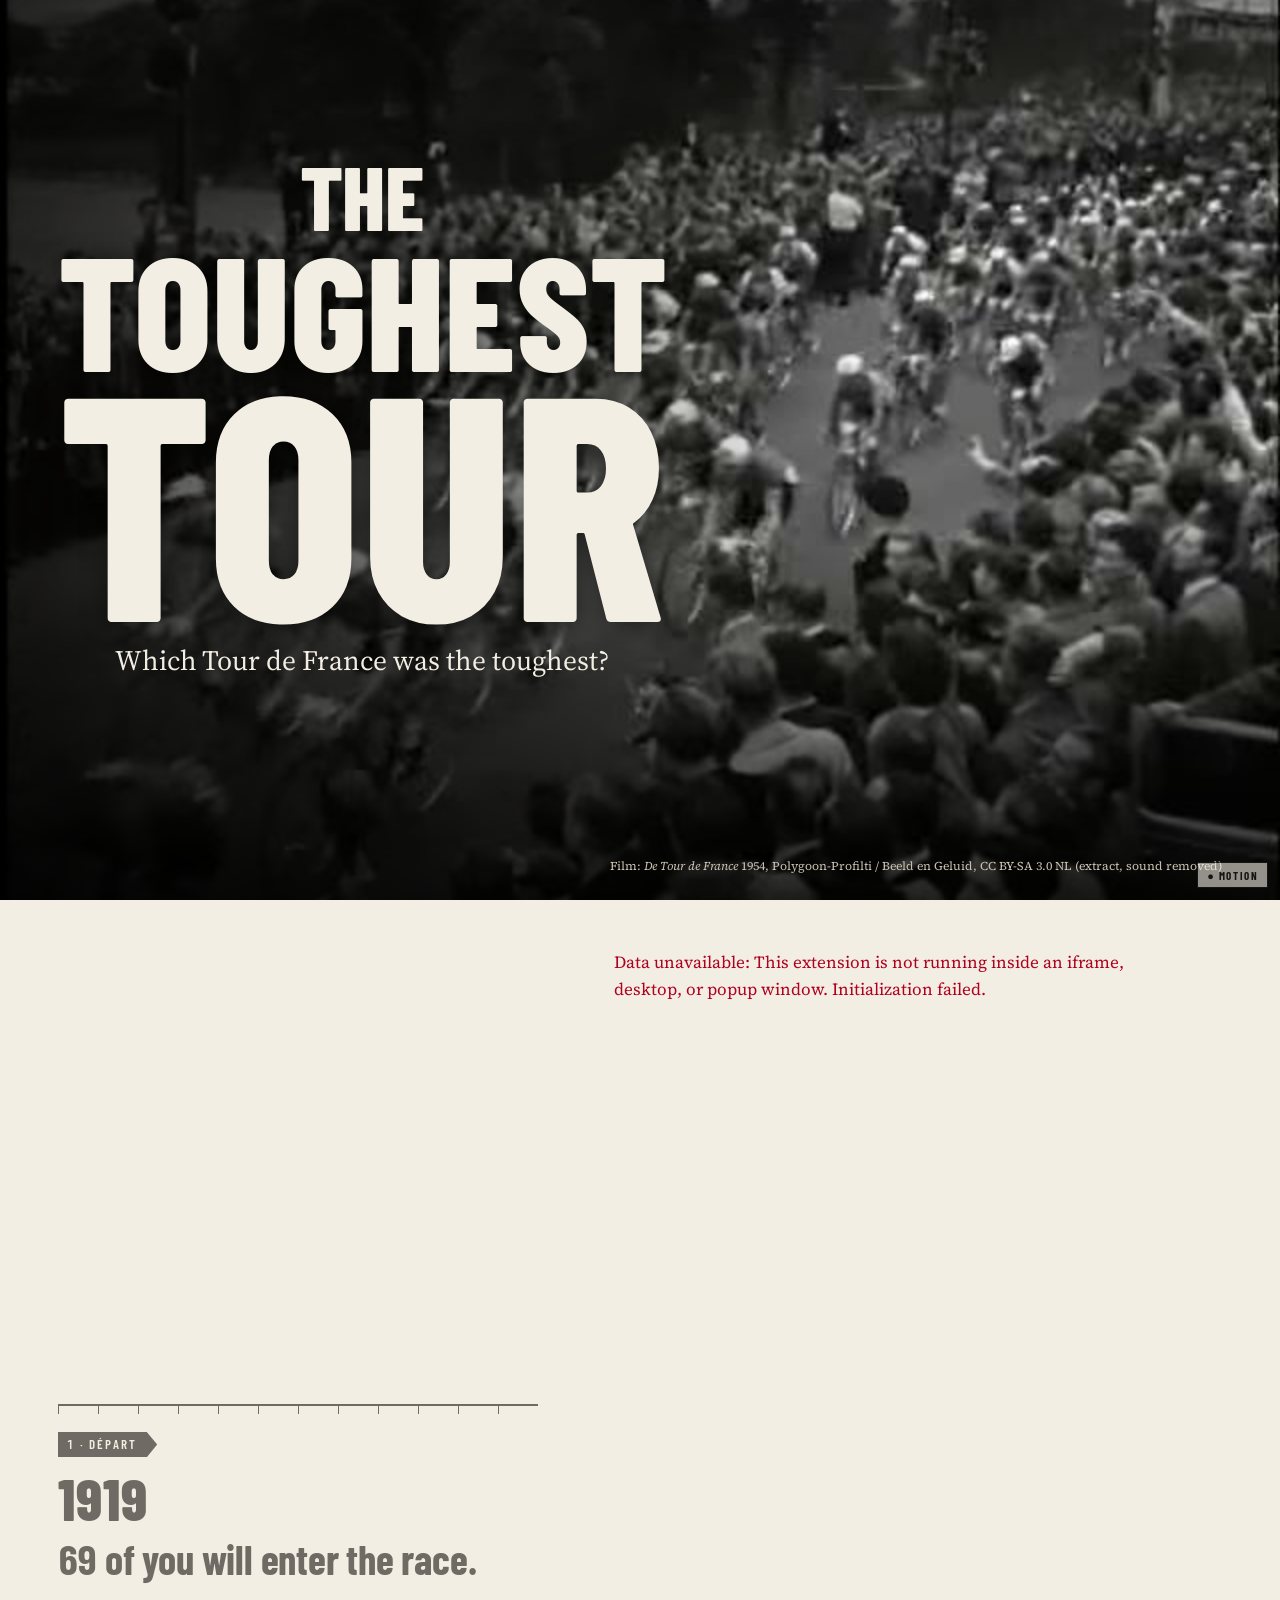
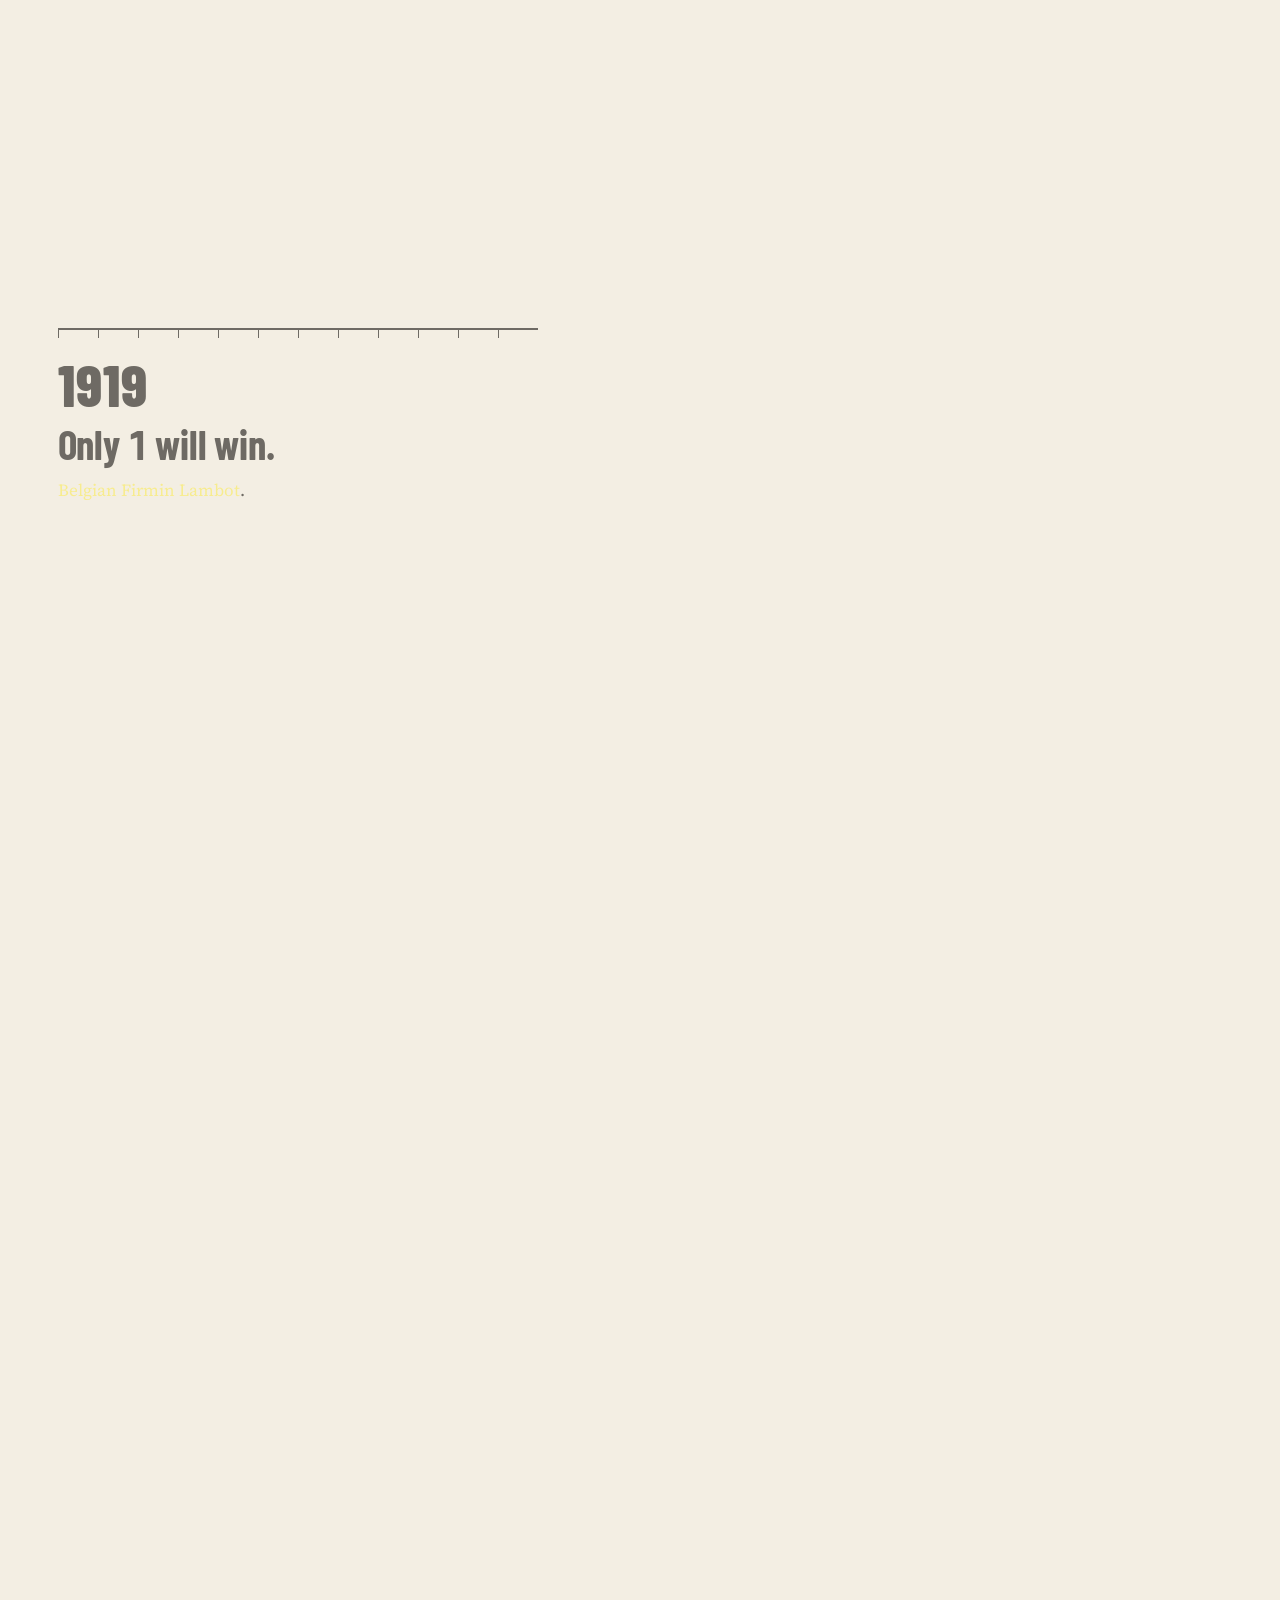
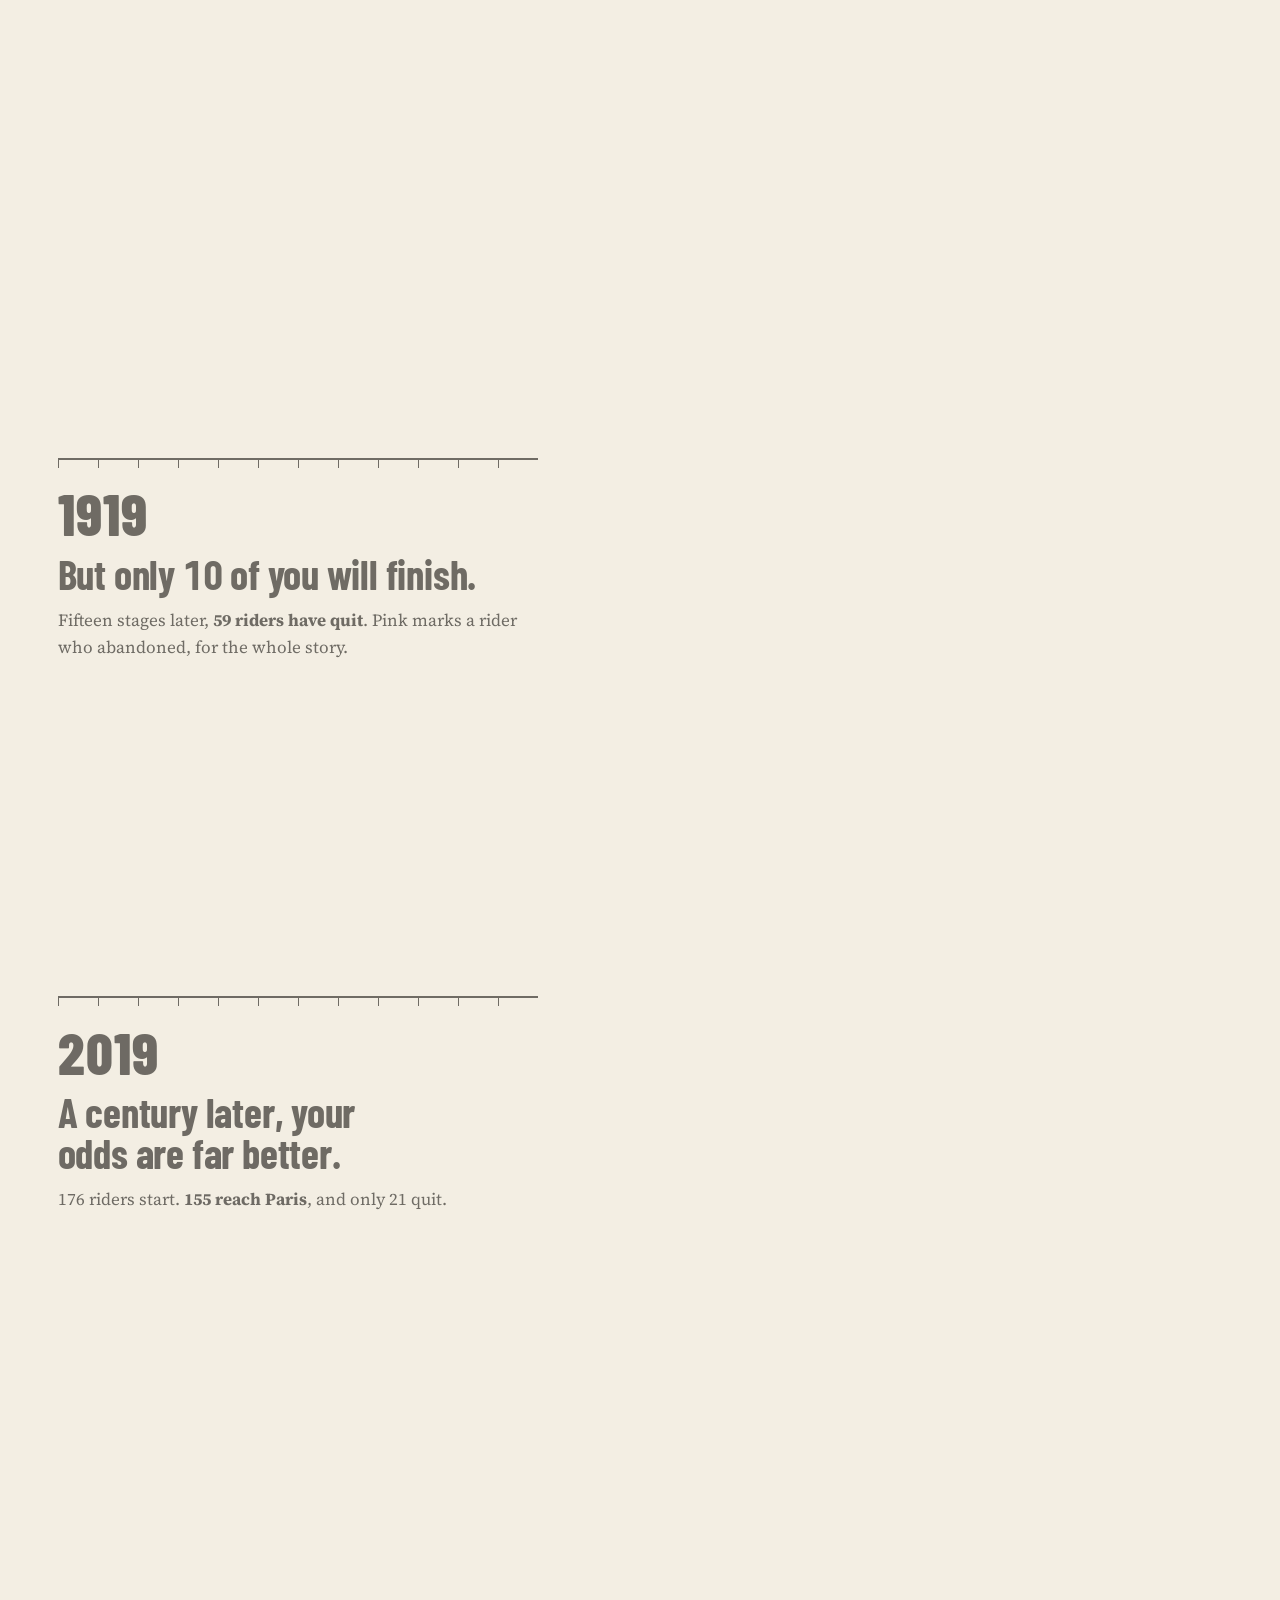
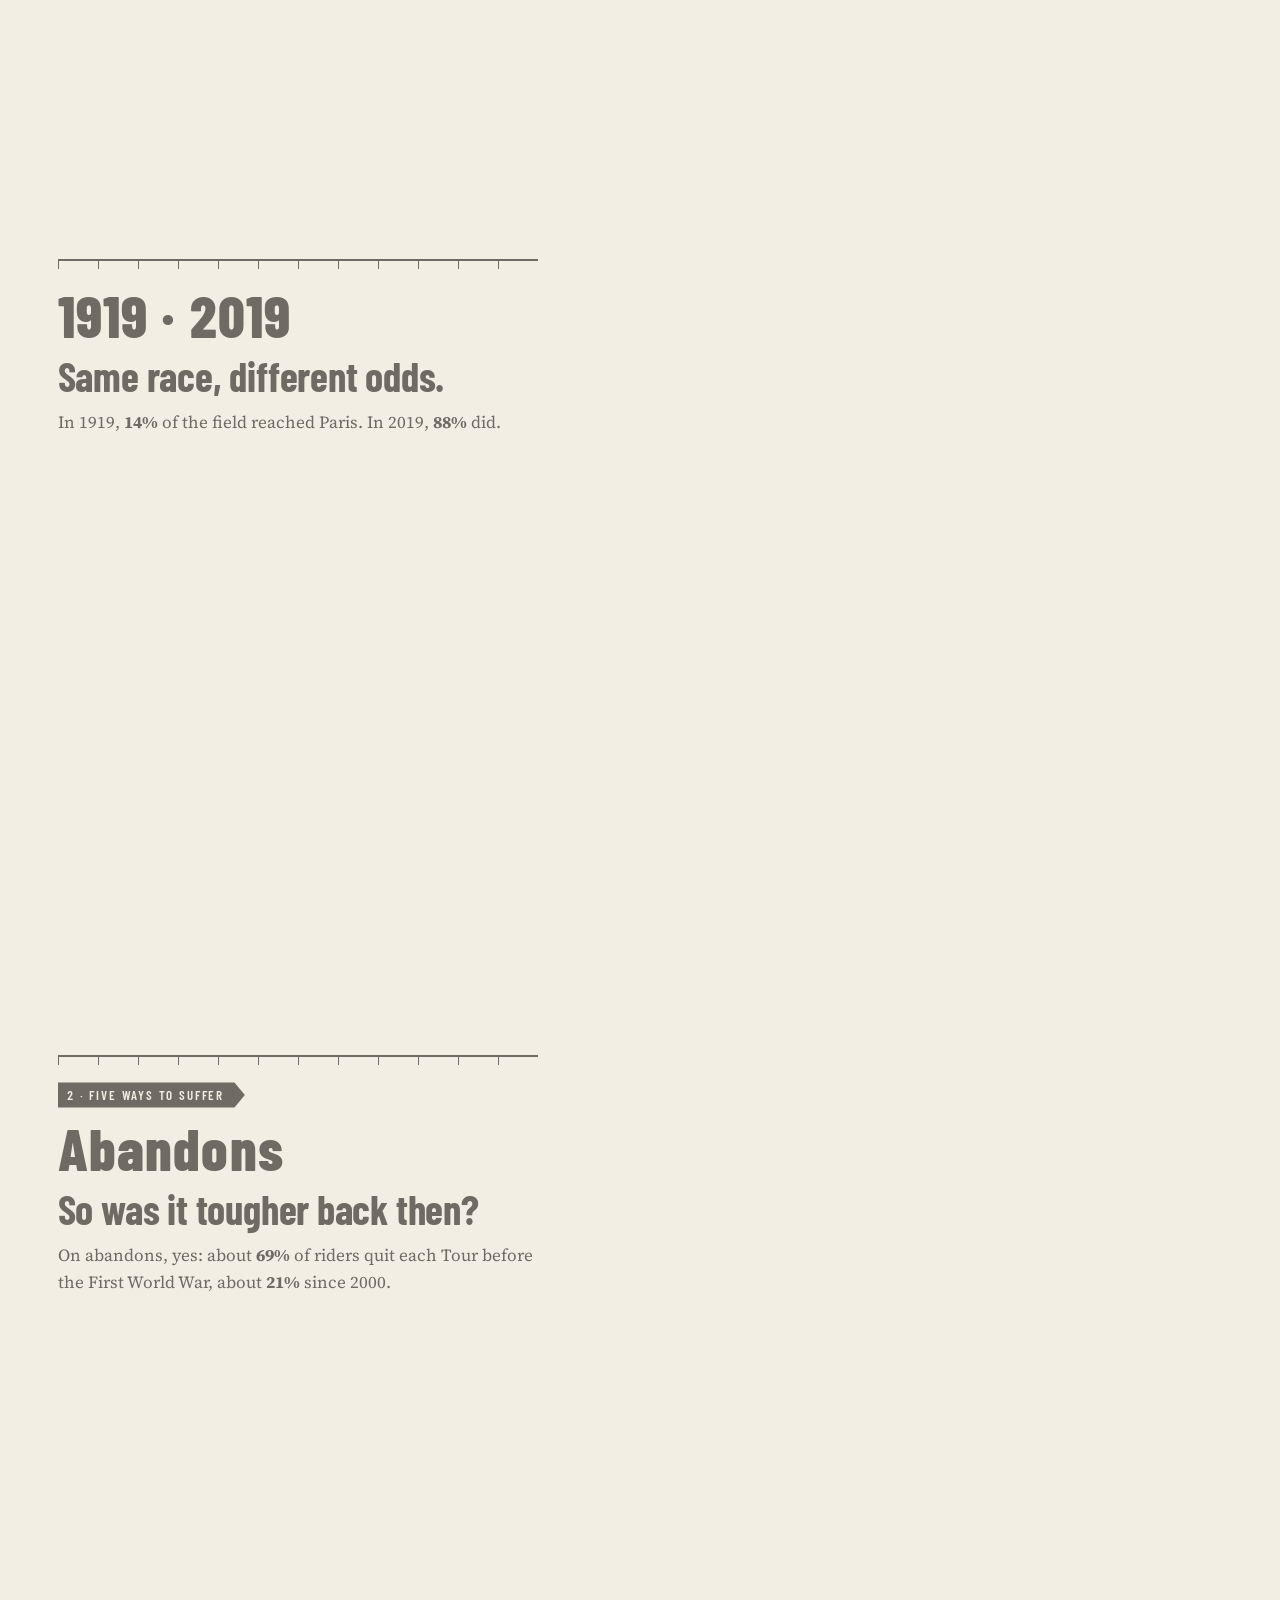
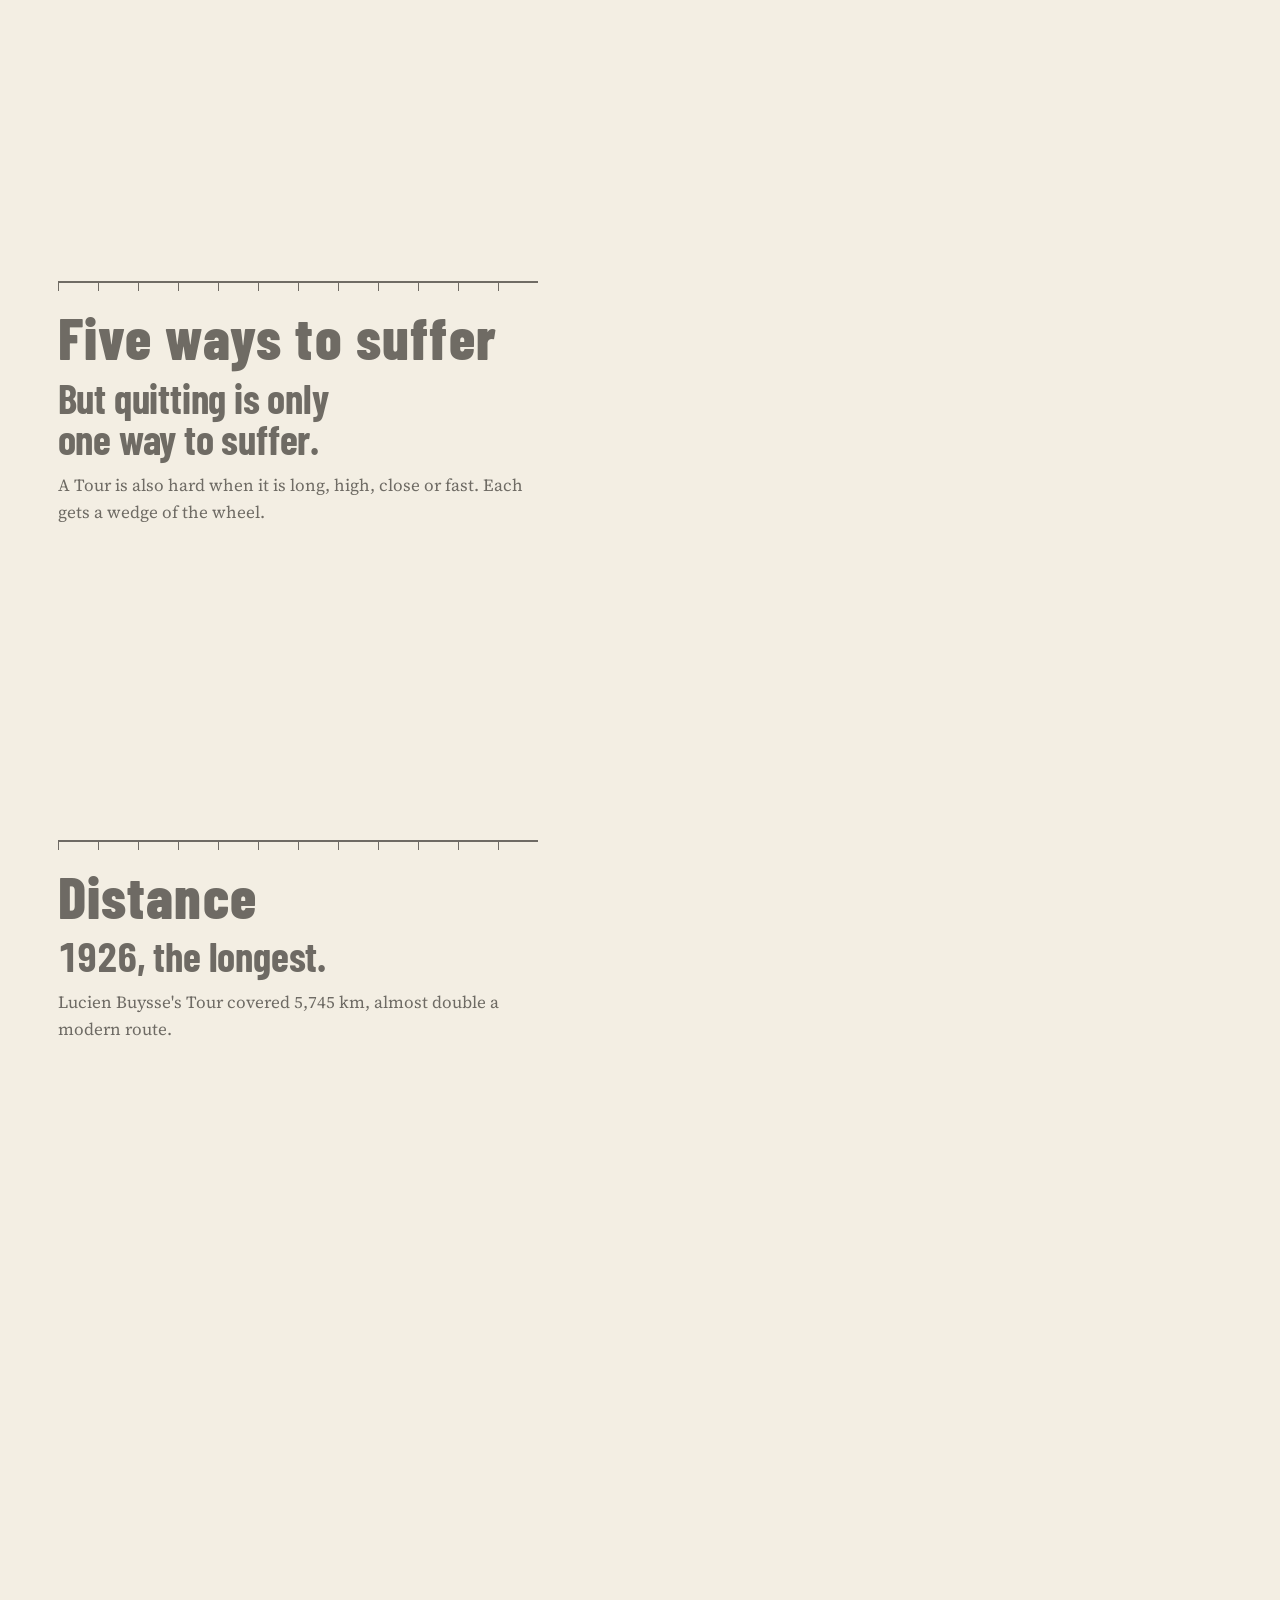
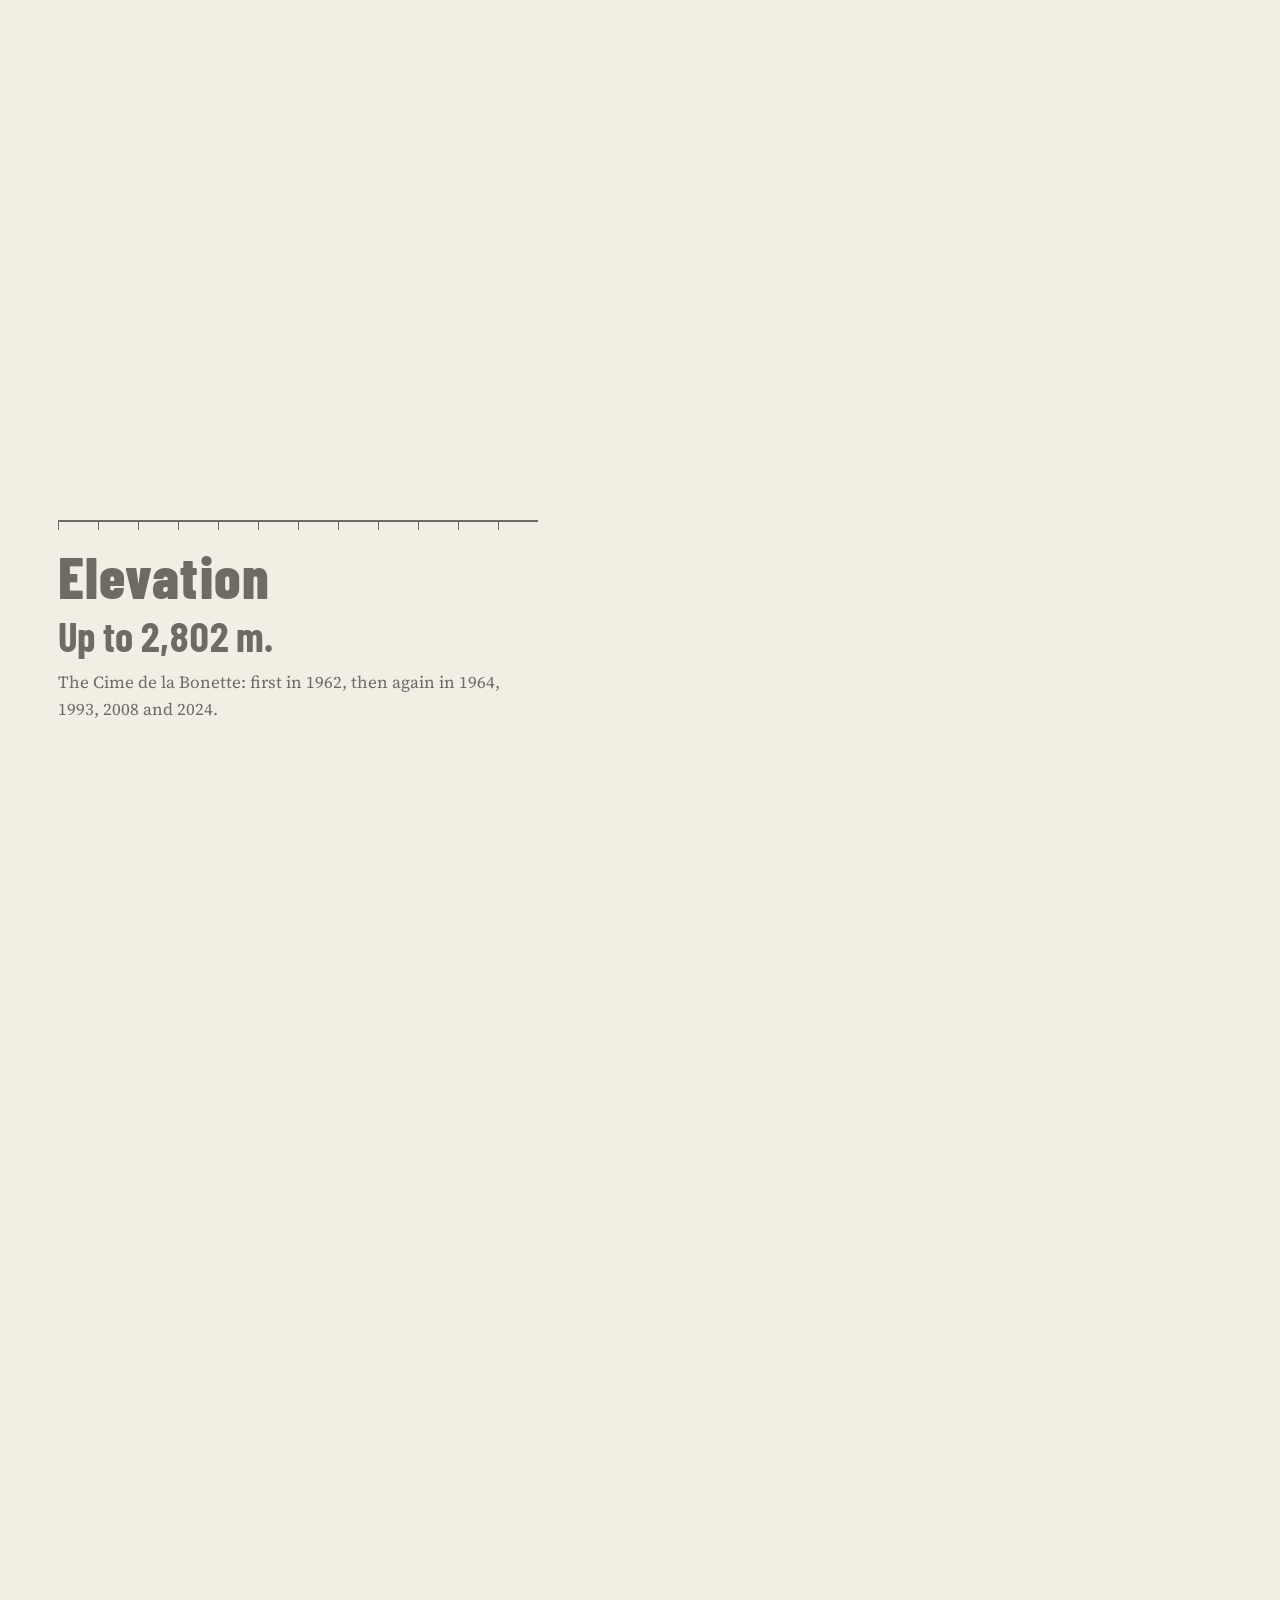
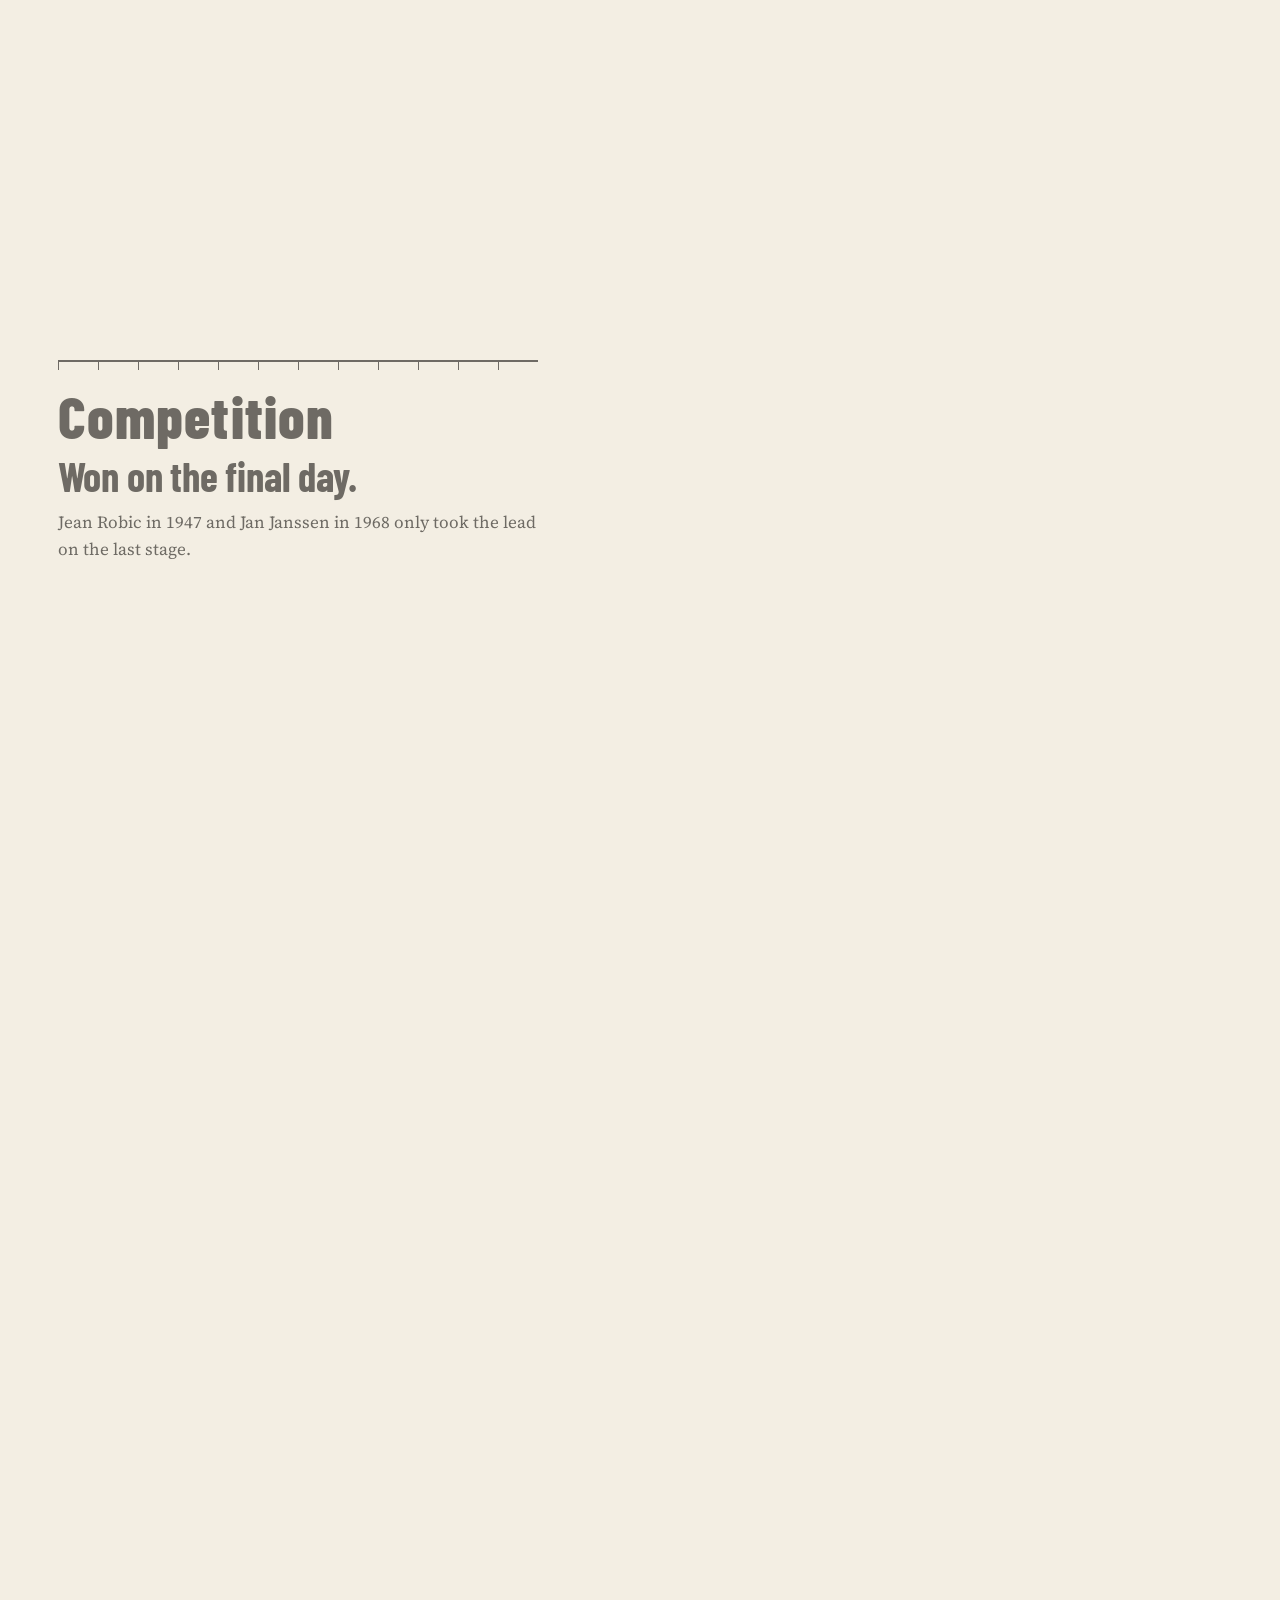
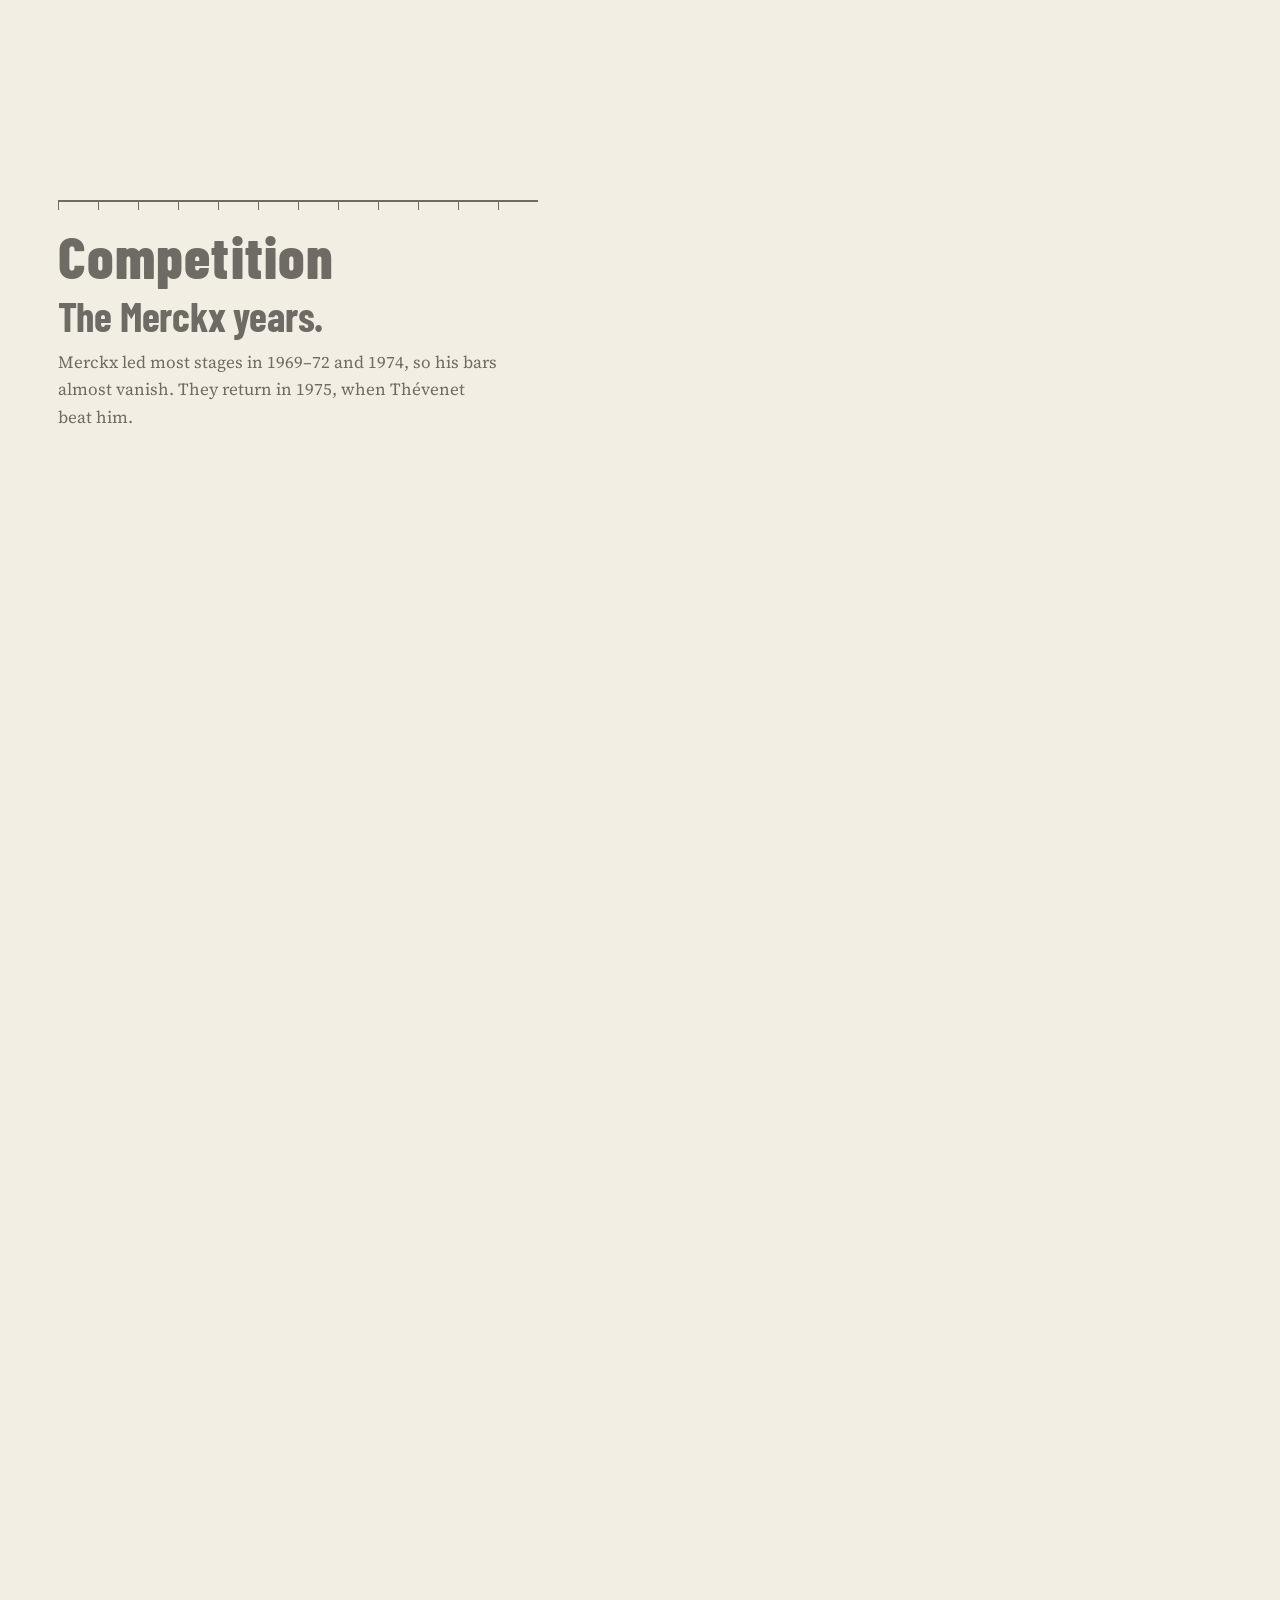
<file: data-app/Packages/com.tableau.mcp.the-toughest-tour-story/content/index.html>
<!doctype html>
<html lang="en">
  <head>
    <meta charset="utf-8" />
    <meta name="viewport" content="width=device-width, initial-scale=1" />
    <title>The Toughest Tour</title>
    <meta name="description" content="Which Tour de France was the toughest? 113 editions compared on five factors: pace, distance, abandons, elevation and competition." />
    <link rel="stylesheet" href="src/fonts.css" />
    <link rel="stylesheet" href="src/styles.css" />
  </head>
  <body>
    <a class="skip" href="#explore">Skip to the explorer</a>

    <header class="masthead">
      <!-- silent newsreel loop, decoration only: the motion toggle pauses it -->
      <video class="masthead-video" id="hero-video" src="https://wjsutton.github.io/assets/video/Tour%20de%20France/era.mp4" poster="media/era.jpg" muted loop playsinline autoplay preload="auto" aria-hidden="true"></video>
      <h1><span class="ln">The</span> <span class="ln">Toughest</span> <span class="ln">Tour</span></h1>
      <p class="standfirst">Which Tour de France was the toughest?</p>
      <p class="masthead-credit">Film: <i>De Tour de France</i> 1954, Polygoon-Profilti / Beeld en Geluid, CC BY-SA 3.0 NL (extract, sound removed)</p>
    </header>

    <main class="story" id="story">
      <div class="backdrop" id="backdrop" aria-hidden="true"></div>
      <!-- source of whichever photo is on screen; screen readers get it from each figure's caption -->
      <p class="bgcap" id="bgcap" aria-hidden="true"></p>
      <div class="steps">
        <!-- ponytail: 1919 copy is fixed (its numbers never change); the latest year comes from the data -->
        <section class="step" data-step="d-start" data-ch="1" data-bg="1919">
          <p class="km">1 · Départ</p>
          <p class="yr">1919</p>
          <h2>69 of you will enter the race.</h2>
          <figure class="media" data-slot="1919"></figure>
        </section>
        <section class="step" data-step="d-win" data-ch="1" data-bg="1919b">
          <p class="yr">1919</p>
          <h2>Only 1 will win.</h2>
          <p><span class="win">Belgian Firmin Lambot</span>.</p>
          <figure class="media" data-slot="1919b"></figure>
        </section>
        <section class="step" data-step="d-out" data-ch="1" data-bg="1919">
          <p class="yr">1919</p>
          <h2>But only 10 of you will finish.</h2>
          <p>Fifteen stages later, <b>59 riders have quit</b>. Pink marks a rider who abandoned, for the whole story.</p>
        </section>
        <section class="step" data-step="d-now" data-ch="1" data-bg="bernal2019">
          <p class="yr" data-fact="nowYear">2019</p>
          <h2>A century later, your odds are far better.</h2>
          <p><span data-fact="nowStarters">176</span> riders start. <b><span data-fact="nowFinishers">155</span> reach Paris</b>, and only <span data-fact="nowQuit">21</span> quit.</p>
          <figure class="media" data-slot="field2019"></figure>
          <figure class="media" data-slot="bernal2019"></figure>
        </section>
        <section class="step" data-step="d-both" data-ch="1" data-bg="1919">
          <p class="yr">1919 · <span data-fact="nowYear">2019</span></p>
          <h2>Same race, different odds.</h2>
          <p>In 1919, <b>14%</b> of the field reached Paris. In <span data-fact="nowYear">2019</span>, <b><span data-fact="nowShare">88</span>%</b> did.</p>
        </section>

        <section class="step" data-step="ab" data-ch="2" data-bg="1926c">
          <p class="km">2 · Five ways to suffer</p>
          <p class="yr">Abandons</p>
          <h2>So was it tougher back then?</h2>
          <p>On abandons, yes: about <b><span data-fact="abEarly">69</span>%</b> of riders quit each Tour before the First World War, about <b><span data-fact="abRecent">21</span>%</b> since 2000.</p>
        </section>
        <section class="step" data-step="ab-more" data-ch="2" data-bg="1962">
          <p class="yr">Five ways to suffer</p>
          <h2>But quitting is only one way to suffer.</h2>
          <p>A Tour is also hard when it is long, high, close or fast. Each gets a wedge of the wheel.</p>
        </section>
        <section class="step" data-step="distance" data-ch="2" data-bg="1926c">
          <p class="yr">Distance</p>
          <h2>1926, the longest.</h2>
          <p>Lucien Buysse's Tour covered 5,745 km, almost double a modern route.</p>
          <figure class="media" data-slot="1926"></figure>
          <figure class="media" data-slot="1926b"></figure>
          <figure class="media" data-slot="1926c"></figure>
        </section>
        <section class="step" data-step="elevation" data-ch="2" data-bg="1962">
          <p class="yr">Elevation</p>
          <h2>Up to 2,802 m.</h2>
          <p>The Cime de la Bonette: first in 1962, then again in <span data-fact="bonetteRepeats">1964, 1993, 2008 and 2024</span>.</p>
          <figure class="media" data-slot="1962"></figure>
        </section>
        <section class="step" data-step="competition" data-ch="2" data-bg="1968">
          <p class="yr">Competition</p>
          <h2>Won on the final day.</h2>
          <p>Jean Robic in 1947 and Jan Janssen in 1968 only took the lead on the last stage.</p>
          <figure class="media" data-slot="1968"></figure>
        </section>
        <section class="step" data-step="merckx" data-ch="2" data-bg="merckxc">
          <p class="yr">Competition</p>
          <h2>The Merckx years.</h2>
          <p>Merckx led most stages in 1969–72 and 1974, so his bars almost vanish. They return in 1975, when Thévenet beat him.</p>
          <figure class="media" data-slot="merckx"></figure>
          <figure class="media" data-slot="merckxb"></figure>
          <figure class="media" data-slot="merckxc"></figure>
        </section>
        <section class="step" data-step="pace" data-ch="2" data-bg="pacec">
          <p class="yr">Pace</p>
          <h2>Faster, not easier.</h2>
          <p>Winners averaged about 25 kph in the 1900s. Armstrong's 2005 record was voided; <span data-fact="fastest">2026 averaged 43.3 kph, the fastest Tour ever</span>.</p>
          <figure class="media" data-slot="pace"></figure>
          <figure class="media" data-slot="paceb"></figure>
          <figure class="media" data-slot="pacec"></figure>
        </section>

        <section class="step" data-step="wheel" data-ch="3" data-bg="1919">
          <p class="km">3 · Read a wheel</p>
          <p class="yr">The wheel</p>
          <h2>Put the five together.</h2>
          <p>Each Tour becomes a wheel; a wedge that reaches the tyre is the record. In 1919 the pink wedge is full: 86% quit.</p>
        </section>
        <section class="step" data-step="compare" data-ch="3" data-bg="introb">
          <p class="yr">1919 · <span data-fact="latestYear">2026</span></p>
          <h2>Now compare <span data-fact="latestYear">2026</span>.</h2>
          <p>Far fewer riders quit and the route is shorter. But look at the green wedge: speed.</p>
          <figure class="media" data-slot="intro"></figure>
          <figure class="media" data-slot="introb"></figure>
        </section>

        <section class="step" data-step="rank" data-ch="4" data-bg="1919b">
          <p class="km">4 · Classement</p>
          <p class="yr">Classement</p>
          <h2><span data-fact="top1">1919</span> was the toughest Tour.</h2>
          <p>Average the five wedges: <span data-fact="top1">1919</span> scores <b data-fact="top1Score">87</b>, first of <span data-fact="tours">113</span>. <span data-fact="runnersUp">1922 (81) and 1949 (80)</span> come next.</p>
        </section>
        <section class="step" data-step="rank-last" data-ch="4" data-bg="1919b">
          <p class="yr">Classement</p>
          <h2>And the easiest? The very first.</h2>
          <p><span data-fact="last">1903</span>: six stages, low roads, and Maurice Garin led from start to finish. It scores <b data-fact="lastScore">44</b>.</p>
        </section>

        <section class="step" data-step="eras" data-ch="5" data-bg="era">
          <p class="km">5 · Shape shift</p>
          <p class="yr">Shape shift</p>
          <h2>The Tour never got easier.</h2>
          <p>Average each era and the score barely moves: <b data-fact="eraScores">67, 68, 64</b>. The pain moved round the wheel, from abandons (<span data-fact="abThen">72</span>) before the war to pace (<span data-fact="paceNow">93</span>) since 1990.</p>
          <figure class="media" data-slot="era"></figure>
        </section>

        <section class="step" data-step="you" data-ch="6" data-bg="introb">
          <p class="km">6 · Your Tour</p>
          <p class="yr">Your Tour</p>
          <h2>Find your Tour</h2>
          <div class="find">
            <label for="born">The year you were born</label>
            <input id="born" type="number" inputmode="numeric" min="1903" max="2026" value="1990" />
          </div>
          <p id="you-out" aria-live="polite"></p>
        </section>
        <section class="step" data-step="explore" data-ch="6" id="explore" tabindex="-1">
          <h2>Explore every Tour</h2>
          <p>All <span data-fact="tours">113</span> editions. The gaps are the two World Wars. Tap or hover a wheel, or tab into the grid and use the arrow keys, for its numbers.</p>
          <div class="seg" role="group" aria-label="Order the wheels by">
            <button type="button" data-sort="year" aria-pressed="true">Year</button><button type="button" data-sort="rank" aria-pressed="false">Toughness</button>
          </div>
        </section>
      </div>
      <div class="stage" id="stage">
        <svg id="chart" role="img" aria-labelledby="chart-desc" aria-describedby="chart-keys">
          <desc id="chart-desc">Coxcomb wheels of Tour de France editions.</desc>
        </svg>
        <div class="tip" id="tip" role="status" aria-live="polite" hidden></div>
        <p class="sr-only" id="chart-keys">In the explorer, use the arrow keys to move between Tours: left and right for a year, up and down for a decade.</p>
      </div>
    </main>

    <!-- pauses the looping film and all animation (WCAG 2.2.2) -->
    <button type="button" class="motion" id="motion" aria-pressed="true">Motion</button>

    <section class="appendix" aria-label="Data and credits">
      <details>
        <summary>Data table</summary>
        <div class="table-wrap"><table id="table"><caption>Raw values for each Tour (the wheels use each value scaled 0–100 against its record).</caption></table></div>
      </details>
      <h2>Methods</h2>
      <p>Each factor is scaled 0–100 against its record, so the toughest Tour on that measure scores 100. Competition is the share of stages the eventual winner did not lead. A Tour's toughness score is the plain average of its five scaled factors, weighted equally. The era wheels average every Tour in 1903–1939, 1947–1989 and 1990 onwards.</p>
      <p><button type="button" class="btn" id="csv">Download the data (CSV)</button></p>
      <h2>Sources</h2>
      <p>Data: letour.fr, Kaggle, Wikipedia, compiled by Will Sutton. Not affiliated with the Tour de France or A.S.O.</p>
      <ul id="credits"></ul>
    </section>

    <!-- Tableau Extensions API library. Injected into the package by the builder at this exact path;
         it is not part of the workspace source. Must load before app.js. -->
    <script src="src/tableau.extensions.1.latest.min.js"></script>
    <script src="src/data.js"></script>
    <script src="src/app.js"></script>
  </body>
</html>
</file>
<file: data-app/Packages/com.tableau.mcp.the-toughest-tour-story/content/src/fonts.css>
/* Local OFL fonts (fontsource): latin + latin-ext only. No runtime requests leave the extension. */

/* barlow-condensed-latin-ext-500-normal */
@font-face {
  font-family: 'Barlow Condensed';
  font-style: normal;
  font-display: swap;
  font-weight: 500;
  src: url("../fonts/barlow-condensed-latin-ext-500-normal.woff2") format('woff2');
  unicode-range: U+0100-02BA,U+02BD-02C5,U+02C7-02CC,U+02CE-02D7,U+02DD-02FF,U+0304,U+0308,U+0329,U+1D00-1DBF,U+1E00-1E9F,U+1EF2-1EFF,U+2020,U+20A0-20AB,U+20AD-20C0,U+2113,U+2C60-2C7F,U+A720-A7FF;
}

/* barlow-condensed-latin-500-normal */
@font-face {
  font-family: 'Barlow Condensed';
  font-style: normal;
  font-display: swap;
  font-weight: 500;
  src: url("../fonts/barlow-condensed-latin-500-normal.woff2") format('woff2');
  unicode-range: U+0000-00FF,U+0131,U+0152-0153,U+02BB-02BC,U+02C6,U+02DA,U+02DC,U+0304,U+0308,U+0329,U+2000-206F,U+20AC,U+2122,U+2191,U+2193,U+2212,U+2215,U+FEFF,U+FFFD;
}

/* barlow-condensed-latin-ext-600-normal */
@font-face {
  font-family: 'Barlow Condensed';
  font-style: normal;
  font-display: swap;
  font-weight: 600;
  src: url("../fonts/barlow-condensed-latin-ext-600-normal.woff2") format('woff2');
  unicode-range: U+0100-02BA,U+02BD-02C5,U+02C7-02CC,U+02CE-02D7,U+02DD-02FF,U+0304,U+0308,U+0329,U+1D00-1DBF,U+1E00-1E9F,U+1EF2-1EFF,U+2020,U+20A0-20AB,U+20AD-20C0,U+2113,U+2C60-2C7F,U+A720-A7FF;
}

/* barlow-condensed-latin-600-normal */
@font-face {
  font-family: 'Barlow Condensed';
  font-style: normal;
  font-display: swap;
  font-weight: 600;
  src: url("../fonts/barlow-condensed-latin-600-normal.woff2") format('woff2');
  unicode-range: U+0000-00FF,U+0131,U+0152-0153,U+02BB-02BC,U+02C6,U+02DA,U+02DC,U+0304,U+0308,U+0329,U+2000-206F,U+20AC,U+2122,U+2191,U+2193,U+2212,U+2215,U+FEFF,U+FFFD;
}

/* barlow-condensed-latin-ext-700-normal */
@font-face {
  font-family: 'Barlow Condensed';
  font-style: normal;
  font-display: swap;
  font-weight: 700;
  src: url("../fonts/barlow-condensed-latin-ext-700-normal.woff2") format('woff2');
  unicode-range: U+0100-02BA,U+02BD-02C5,U+02C7-02CC,U+02CE-02D7,U+02DD-02FF,U+0304,U+0308,U+0329,U+1D00-1DBF,U+1E00-1E9F,U+1EF2-1EFF,U+2020,U+20A0-20AB,U+20AD-20C0,U+2113,U+2C60-2C7F,U+A720-A7FF;
}

/* barlow-condensed-latin-700-normal */
@font-face {
  font-family: 'Barlow Condensed';
  font-style: normal;
  font-display: swap;
  font-weight: 700;
  src: url("../fonts/barlow-condensed-latin-700-normal.woff2") format('woff2');
  unicode-range: U+0000-00FF,U+0131,U+0152-0153,U+02BB-02BC,U+02C6,U+02DA,U+02DC,U+0304,U+0308,U+0329,U+2000-206F,U+20AC,U+2122,U+2191,U+2193,U+2212,U+2215,U+FEFF,U+FFFD;
}

/* barlow-condensed-latin-ext-800-normal */
@font-face {
  font-family: 'Barlow Condensed';
  font-style: normal;
  font-display: swap;
  font-weight: 800;
  src: url("../fonts/barlow-condensed-latin-ext-800-normal.woff2") format('woff2');
  unicode-range: U+0100-02BA,U+02BD-02C5,U+02C7-02CC,U+02CE-02D7,U+02DD-02FF,U+0304,U+0308,U+0329,U+1D00-1DBF,U+1E00-1E9F,U+1EF2-1EFF,U+2020,U+20A0-20AB,U+20AD-20C0,U+2113,U+2C60-2C7F,U+A720-A7FF;
}

/* barlow-condensed-latin-800-normal */
@font-face {
  font-family: 'Barlow Condensed';
  font-style: normal;
  font-display: swap;
  font-weight: 800;
  src: url("../fonts/barlow-condensed-latin-800-normal.woff2") format('woff2');
  unicode-range: U+0000-00FF,U+0131,U+0152-0153,U+02BB-02BC,U+02C6,U+02DA,U+02DC,U+0304,U+0308,U+0329,U+2000-206F,U+20AC,U+2122,U+2191,U+2193,U+2212,U+2215,U+FEFF,U+FFFD;
}

/* source-serif-4-latin-ext-opsz-normal */
@font-face {
  font-family: 'Source Serif 4';
  font-style: normal;
  font-display: swap;
  font-weight: 200 900;
  src: url("../fonts/source-serif-4-latin-ext-opsz-normal.woff2") format('woff2-variations');
  unicode-range: U+0100-02BA,U+02BD-02C5,U+02C7-02CC,U+02CE-02D7,U+02DD-02FF,U+0304,U+0308,U+0329,U+1D00-1DBF,U+1E00-1E9F,U+1EF2-1EFF,U+2020,U+20A0-20AB,U+20AD-20C4,U+2113,U+2C60-2C7F,U+A720-A7FF;
}

/* source-serif-4-latin-opsz-normal */
@font-face {
  font-family: 'Source Serif 4';
  font-style: normal;
  font-display: swap;
  font-weight: 200 900;
  src: url("../fonts/source-serif-4-latin-opsz-normal.woff2") format('woff2-variations');
  unicode-range: U+0000-00FF,U+0131,U+0152-0153,U+02BB-02BC,U+02C6,U+02DA,U+02DC,U+0304,U+0308,U+0329,U+2000-206F,U+20AC,U+2122,U+2191,U+2193,U+2212,U+2215,U+FEFF,U+FFFD;
}

/* source-serif-4-latin-ext-opsz-italic */
@font-face {
  font-family: 'Source Serif 4';
  font-style: italic;
  font-display: swap;
  font-weight: 200 900;
  src: url("../fonts/source-serif-4-latin-ext-opsz-italic.woff2") format('woff2-variations');
  unicode-range: U+0100-02BA,U+02BD-02C5,U+02C7-02CC,U+02CE-02D7,U+02DD-02FF,U+0304,U+0308,U+0329,U+1D00-1DBF,U+1E00-1E9F,U+1EF2-1EFF,U+2020,U+20A0-20AB,U+20AD-20C4,U+2113,U+2C60-2C7F,U+A720-A7FF;
}

/* source-serif-4-latin-opsz-italic */
@font-face {
  font-family: 'Source Serif 4';
  font-style: italic;
  font-display: swap;
  font-weight: 200 900;
  src: url("../fonts/source-serif-4-latin-opsz-italic.woff2") format('woff2-variations');
  unicode-range: U+0000-00FF,U+0131,U+0152-0153,U+02BB-02BC,U+02C6,U+02DA,U+02DC,U+0304,U+0308,U+0329,U+2000-206F,U+20AC,U+2122,U+2191,U+2193,U+2212,U+2215,U+FEFF,U+FFFD;
}
</file>
<file: data-app/Packages/com.tableau.mcp.the-toughest-tour-story/content/src/styles.css>
/* The Toughest Tour — "Carnet de route" v2.
   A race road-book: ink cover, paper pages, signage type, km rulers. The wheels are the only
   colour on the page. Drop-in for src/styles.css; class names unchanged.
   Fonts (OFL): Barlow Condensed (display/labels), Source Serif 4 (text). @font-face lives in
   fonts.css next to this file so the sandbox loads only local .woff2. */

/* ---- tokens ---------------------------------------------------------------------------------- */
:root, [data-theme="light"] {
  --paper: #f3eee3;     /* page */
  --paper-2: #e9e2d2;   /* insets, placeholders, table head */
  --ink: #1d1b17;       /* text 14.9:1 */
  --ink-2: #4a453c;     /* captions 8.2:1 */
  --muted: #635c50;     /* labels, credits, dim years 5.7:1 */
  --rule: #1d1b17;      /* structural rules */
  --hair: #d3c9b5;      /* decorative hairlines only, never text */
  --focus: #1f5fd1;     /* 5.0:1, not a wedge hue */
  --cover: #1d1b17;     /* masthead ground */
  --cover-ink: #f3eee3;
  --cover-muted: #c9c1b1;
  --tip-bg: #1d1b17;
  --tip-ink: #f3eee3;
  --ghost-fill: rgba(29, 27, 23, 0.035);
  --tyre: #333333;
  --rim: #f5f5f5;
  --hub: #ffffff;
  --wedge-stroke: rgba(29, 27, 23, 0.6);
  --pace: #5ee06a;
  --distance: #69d3e0;
  --abandons: #e03d75;
  --elevation: #e08239;
  --competition: #faeb5c;

  --sign: "Barlow Condensed", "Bahnschrift", "DIN Condensed", "Arial Narrow", sans-serif;
  --text: "Source Serif 4", "Iowan Old Style", "Charter", "Sitka Text", Georgia, serif;
  --fs-h1: clamp(3.75rem, 11vw, 10rem);
  --fs-h2: clamp(2rem, 3.2vw, 2.75rem);
  --fs-body: 1.0625rem;
  --fs-sm: 0.875rem;
  --fs-xs: 0.75rem;
  --track: 0.14em;
  --gutter: clamp(1rem, 4.5vw, 4.5rem);
  --measure: 30rem;
  --ease: cubic-bezier(0.6, 0, 0.2, 1);
  color-scheme: light;
}
@media (prefers-color-scheme: dark) {
  :root:not([data-theme="light"]) {
    --paper: #16140f; --paper-2: #211e17; --ink: #efe9dc; --ink-2: #c9c1b1; --muted: #9d9585;
    --rule: #efe9dc; --hair: #3a352a; --focus: #8ab4ff; --cover: #211e17; --cover-ink: #efe9dc;
    --cover-muted: #9d9585; --tip-bg: #efe9dc; --tip-ink: #16140f; --ghost-fill: rgba(239, 233, 220, 0.04);
    --wedge-stroke: rgba(22, 20, 15, 0.65); color-scheme: dark;
  }
}
[data-theme="dark"] {
  --paper: #16140f; --paper-2: #211e17; --ink: #efe9dc; --ink-2: #c9c1b1; --muted: #9d9585;
  --rule: #efe9dc; --hair: #3a352a; --focus: #8ab4ff; --cover: #211e17; --cover-ink: #efe9dc;
  --cover-muted: #9d9585; --tip-bg: #efe9dc; --tip-ink: #16140f; --ghost-fill: rgba(239, 233, 220, 0.04);
  --wedge-stroke: rgba(22, 20, 15, 0.65); color-scheme: dark;
}

/* ---- base ------------------------------------------------------------------------------------ */
* { box-sizing: border-box; }
html { scroll-behavior: smooth; }
body, [data-theme] { background: var(--paper); color: var(--ink); }
body { margin: 0; font: var(--fs-body)/1.6 var(--text); font-optical-sizing: auto; -webkit-font-smoothing: antialiased; }
h1, h2, .km, summary, th, .tip strong, .ph-tag, .credit, .legend b {
  font-family: var(--sign);
  font-variant-numeric: lining-nums tabular-nums;
}
a { color: inherit; text-decoration-thickness: 1px; text-underline-offset: 0.18em; }
:focus-visible { outline: 3px solid var(--focus); outline-offset: 3px; }
.sr-only { position: absolute; width: 1px; height: 1px; overflow: hidden; clip-path: inset(50%); white-space: nowrap; }
.skip { position: absolute; left: 1rem; top: -4rem; background: var(--ink); color: var(--paper); padding: 0.5rem 0.9rem; z-index: 10; }
.skip:focus { top: 1rem; }

/* ---- masthead: the 1954 newsreel plays at once; the title arrives at 1 s, the question at 2 s ---- */
.masthead {
  position: relative;
  min-height: 100vh;
  min-height: 100svh;
  display: flex;
  flex-direction: column;
  justify-content: center;
  padding: 3.5rem var(--gutter) 14vh;
  background: var(--cover);
  color: var(--cover-ink);
  overflow: hidden;
}
.masthead-video { position: absolute; inset: 0; width: 100%; height: 100%; object-fit: cover; z-index: 0; }
.masthead::before {
  content: ""; position: absolute; inset: 0; z-index: 1;
  background: linear-gradient(to right, rgba(0, 0, 0, 0.75), rgba(0, 0, 0, 0.3) 45%, transparent 70%),
              linear-gradient(to top, rgba(0, 0, 0, 0.8), transparent 40%),
              linear-gradient(to bottom, rgba(0, 0, 0, 0.45), transparent 25%);
}
.masthead > :not(.masthead-video) { position: relative; z-index: 2; }
/* THE / TOUGHEST / TOUR, each line sized by app.js to the same width, so the block reads as a square */
h1 {
  width: min(84vw, 38rem, 70svh);
  margin: 0 0 1.4rem;
  font-weight: 800;
  line-height: 0.78;
  letter-spacing: -0.01em;
  text-transform: uppercase;
  text-shadow: 0 2px 24px rgba(0, 0, 0, 0.5);
  animation: rise 0.9s var(--ease) 1s both;
}
h1 .ln { display: block; width: max-content; white-space: nowrap; }
h1 .ln:first-child { line-height: 1; margin: 0 auto 0.04em; } /* THE: the small word over the lockup */
.standfirst { width: min(84vw, 38rem, 70svh); text-align: center; margin: 0; font-size: clamp(1.25rem, 2.4vw, 1.75rem); line-height: 1.3; animation: rise 0.9s var(--ease) 2s both; }
@keyframes rise { from { opacity: 0; transform: translateY(14px); } }
.masthead-credit { position: absolute !important; right: var(--gutter); bottom: 1.5rem; margin: 0; font-size: var(--fs-xs); color: var(--cover-muted); }

/* ---- story: steps left, sticky stage right --------------------------------------------------- */
.story {
  display: grid;
  grid-template-columns: minmax(18rem, var(--measure)) 1fr;
  column-gap: clamp(1rem, 3.5vw, 3.5rem);
  padding: 0 var(--gutter);
}
.stage { grid-column: 2; grid-row: 1; position: sticky; top: 0; height: 100vh; align-self: start; display: flex; flex-direction: column; }
#chart { display: block; width: 100%; flex: 1; min-height: 0; overflow: visible; }
.motion, .btn { font: 700 0.75rem/1 var(--sign); letter-spacing: var(--track); text-transform: uppercase; color: var(--ink);
  background: none; border: 1.5px solid currentColor; padding: 0.5rem 0.65rem; cursor: pointer; }
/* a small, quiet pause control: the film loops, so it must be stoppable (WCAG 2.2.2) */
.motion { position: fixed; right: 12px; bottom: 12px; z-index: 5; padding: 0.4rem 0.55rem; font-size: 0.6875rem;
  background: color-mix(in srgb, var(--paper) 85%, transparent); border-width: 1px; opacity: 0.7; transition: opacity 0.3s; }
.motion:hover, .motion:focus-visible { opacity: 1; }
.motion::before { content: "● "; }
.motion[aria-pressed="false"]::before { content: "○ "; }
.seg { display: inline-flex; border: 1.5px solid var(--ink); margin-top: 0.4rem; }
.seg button { font: 700 0.8125rem/1 var(--sign); letter-spacing: 0.12em; text-transform: uppercase; padding: 0.6rem 0.9rem; min-height: 2.5rem;
  background: none; color: var(--ink); border: 0; cursor: pointer; }
.seg button + button { border-left: 1.5px solid var(--ink); }
.seg button[aria-pressed="true"] { background: var(--ink); color: var(--paper); }
.motion:focus-visible, .btn:focus-visible, .seg button:focus-visible, .find input:focus-visible { outline: 3px solid var(--focus); outline-offset: 2px; }
html.still *, html.still *::before, html.still *::after { transition: none !important; animation: none !important; }

/* Find your Tour: a native number input. */
.find { display: flex; align-items: flex-end; gap: 0.9rem; margin: 0 0 0.9rem; }
.find label { font: 700 0.8125rem/1.25 var(--sign); letter-spacing: var(--track); text-transform: uppercase; color: var(--muted); max-width: 8rem; }
.find input { width: 4.4ch; font: 800 2.75rem/1 var(--sign); font-variant-numeric: lining-nums tabular-nums; color: var(--ink);
  background: transparent; border: 0; border-bottom: 3px solid var(--ink); padding: 0 0 2px; border-radius: 0; -moz-appearance: textfield; }
.find input::-webkit-inner-spin-button, .find input::-webkit-outer-spin-button { -webkit-appearance: none; margin: 0; }
.steps { grid-column: 1; grid-row: 1; padding: 20vh 0 40vh; }
.step {
  min-height: 92vh;
  display: flex;
  flex-direction: column;
  justify-content: center;
  opacity: 0.62; /* still ~5:1, so a half-scrolled step stays readable */
  transition: opacity 0.4s;
}
.step.active { opacity: 1; }
.step:focus { outline: none; }
.card { max-width: var(--measure); }
.card::before { /* each step opens like a road-book page: a ruled km strip */
  content: "";
  display: block;
  width: 100%;
  max-width: var(--measure);
  height: 0.5rem;
  margin-bottom: 1.1rem;
  color: var(--rule);
  border-top: 2px solid var(--rule);
  background: repeating-linear-gradient(90deg, currentColor 0 1px, transparent 1px 2.5rem) top left / 100% 0.5rem no-repeat;
}
.km { /* direction-sign tag */
  align-self: flex-start;
  margin: 0 0 0.85rem;
  padding: 0.28rem 1.3rem 0.28rem 0.6rem;
  background: var(--ink);
  color: var(--paper);
  font-size: 0.8125rem;
  font-weight: 600;
  line-height: 1.25;
  letter-spacing: var(--track);
  text-transform: uppercase;
  clip-path: polygon(0 0, calc(100% - 0.65rem) 0, 100% 50%, calc(100% - 0.65rem) 100%, 0 100%);
}
h2 { margin: 0 0 0.75rem; font-size: var(--fs-h2); font-weight: 700; line-height: 1; letter-spacing: -0.005em; text-wrap: balance; }
.step p { margin: 0 0 0.8rem; text-wrap: pretty; }
.note { color: var(--muted); font-size: 0.9375rem; }

.legend { list-style: none; padding: 0; margin: 0.25rem 0 1rem; border-bottom: 1px solid var(--hair); }
.legend li { position: relative; padding: 0.45rem 0 0.45rem 1.9rem; border-top: 1px solid var(--hair); line-height: 1.45; }
.legend li .sw { position: absolute; left: 0.1rem; top: 0.62rem; margin: 0; }
.legend b { font-size: 1.0625rem; font-weight: 700; letter-spacing: 0.06em; text-transform: uppercase; }
.sw { /* a quarter-wheel wedge, outlined so pale colours hold on paper */
  display: inline-block;
  width: 1em;
  height: 1em;
  margin-right: 0.45em;
  vertical-align: -0.1em;
  border: 1px solid var(--wedge-stroke);
  border-radius: 0 100% 0 0;
}
.sw-winners_avg_speed { background: var(--pace); }
.sw-total_distance_in_km { background: var(--distance); }
.sw-percent_abandons { background: var(--abandons); }
.sw-highest_elevation_in_m { background: var(--elevation); }
.sw-led_percent { background: var(--competition); }

/* ---- wheels (geometry fixed: hub r 5.661, tyre r 6.022, rim r 5.772, hit r 6.4) --------------- */
.wheel { transition: transform 0.9s var(--ease), opacity 0.5s; cursor: default; outline: none; }
.wheel.off { opacity: 0; pointer-events: none; }
.wheel.muted { opacity: 0.35; }
.hub { fill: var(--hub); }
.tyre { fill: none; stroke: var(--tyre); stroke-width: 0.352; }
.rim { fill: none; stroke: var(--rim); stroke-width: 0.148; }
.hit { fill: transparent; stroke: none; transition: stroke-width 0.15s; }
.wheel:hover .hit { stroke: var(--ink); stroke-width: 1.25px; vector-effect: non-scaling-stroke; }
.wheel:focus-visible .hit { stroke: var(--focus); stroke-width: 3px; vector-effect: non-scaling-stroke; }
.wedge { stroke: var(--wedge-stroke); stroke-width: 0.9; stroke-linejoin: round; vector-effect: non-scaling-stroke; transition: opacity 0.5s; }
.m-winners_avg_speed { fill: var(--pace); }
.m-total_distance_in_km { fill: var(--distance); }
.m-percent_abandons { fill: var(--abandons); }
.m-highest_elevation_in_m { fill: var(--elevation); }
.m-led_percent { fill: var(--competition); }
[data-hi="winners_avg_speed"] .wedge:not(.m-winners_avg_speed),
[data-hi="total_distance_in_km"] .wedge:not(.m-total_distance_in_km),
[data-hi="percent_abandons"] .wedge:not(.m-percent_abandons),
[data-hi="highest_elevation_in_m"] .wedge:not(.m-highest_elevation_in_m),
[data-hi="led_percent"] .wedge:not(.m-led_percent) { opacity: 0.12; }

/* ---- annotation: ink only, haloed in paper so labels read over anything ---------------------- */
.notes text {
  fill: var(--ink);
  font-family: var(--sign);
  font-variant-numeric: lining-nums tabular-nums;
  paint-order: stroke;
  stroke: var(--paper);
  stroke-width: 4px;
  stroke-linejoin: round;
  animation: fade 0.6s 0.35s both;
}
.notes .year { font-size: 19px; font-weight: 700; letter-spacing: 0.02em; }
.notes .year.dim { fill: var(--muted); font-weight: 500; }
.notes .axis { font-size: 12px; font-weight: 600; letter-spacing: 0.1em; fill: var(--muted); }
.notes .gap-year { font-size: 16px; font-weight: 700; fill: var(--muted); }
.notes .gap-label { font-size: 10px; font-weight: 600; letter-spacing: 0.16em; text-transform: uppercase; fill: var(--muted); }
.notes .factor { font-size: 14px; font-weight: 700; letter-spacing: 0.12em; text-transform: uppercase; }
.notes .ghost { fill: var(--ghost-fill); stroke: var(--muted); stroke-width: 1.25; stroke-dasharray: 1 5; stroke-linecap: round; vector-effect: non-scaling-stroke; animation: fade 0.6s 0.35s both; }
.notes .value { font-size: 15px; font-weight: 600; fill: var(--ink-2); }
.notes .rankno { font-size: 11px; font-weight: 700; fill: var(--muted); }
.notes .rankno.strong { fill: var(--ink); font-size: 13px; }
.notes .eraname { font-size: 26px; font-weight: 800; letter-spacing: 0.02em; text-transform: uppercase; }
.notes .yearlabel { font-size: 22px; font-weight: 800; letter-spacing: 0.04em; }
.notes .road { stroke: var(--ink); stroke-width: 2; }
.wedge.pending { opacity: 0; }

/* Riders: one dot per 1919 starter. Pink = abandoned, the same pink as the wedge they become. */
.rider { fill: var(--paper); stroke: var(--ink); stroke-width: 1.25; transition: transform 0.9s var(--ease), fill 0.4s, opacity 0.5s, r 0.9s var(--ease); }
.rider.out { fill: var(--abandons); stroke: var(--wedge-stroke); }
.rider.off { opacity: 0; }
.rider.winner { fill: var(--competition); stroke: var(--ink); stroke-width: 2; }
.notes .grouplabel { font-size: 13px; font-weight: 700; letter-spacing: 0.1em; text-transform: uppercase; }
.notes .quitlabel, .story.overlay .notes .quitlabel { fill: var(--abandons); }
.frame { transition: transform 0.9s var(--ease); }
.story.overlay .motif path:not(.seen) { stroke: rgba(255, 255, 255, 0.5); fill: rgba(255, 255, 255, 0.06); }
.story.overlay .motif .tyre-o { stroke: #fff; }
.notes .winlabel { font-size: 12px; font-weight: 700; letter-spacing: 0.08em; text-transform: uppercase; animation: fade 0.6s 0.9s both; }

/* bars over time: one per Tour, grown from the baseline */
.bar { stroke: var(--wedge-stroke); stroke-width: 0.6; vector-effect: non-scaling-stroke; transform-box: fill-box; transform-origin: 50% 100%;
  transition: transform 0.9s var(--ease), fill 0.5s, opacity 0.5s; }
.bar.dim { opacity: 0.5; }
.bar.off { opacity: 0; }
.notes .bartitle { font-size: 15px; font-weight: 700; letter-spacing: 0.1em; text-transform: uppercase; }
.notes .factor.dim { fill: var(--muted); font-weight: 500; }

/* the wheel motif: five equal wedges, filled in as the story meets each measure */
.motif { transition: transform 0.9s var(--ease), opacity 0.5s; }
.motif.off { opacity: 0; }
.motif path { stroke: var(--wedge-stroke); stroke-width: 1; vector-effect: non-scaling-stroke; opacity: 0.4; transition: opacity 0.5s, fill 0.5s; }
.motif path:not(.seen) { fill: var(--ghost-fill); stroke: var(--muted); stroke-dasharray: 1 4; stroke-linecap: round; opacity: 1; }
.motif path.hi { opacity: 1; }
.motif .tyre-o { fill: none; stroke: var(--tyre); stroke-width: 2.5; vector-effect: non-scaling-stroke; }
@keyframes fade { from { opacity: 0; } }

/* ---- tooltip: inverted ink card -------------------------------------------------------------- */
.tip {
  position: absolute;
  width: max-content;
  max-width: 18.5rem;
  padding: 0.7rem 0.85rem 0.6rem;
  background: var(--tip-bg);
  color: var(--tip-ink);
  font: 0.8125rem/1.4 var(--text);
  box-shadow: 0 10px 28px rgba(0, 0, 0, 0.22);
  pointer-events: none;
  z-index: 5;
}
.tip strong { display: block; margin-bottom: 0.4rem; padding-bottom: 0.35rem; border-bottom: 1px solid currentColor; font-size: 1.75rem; font-weight: 800; line-height: 1; }
.tip-line { display: grid; grid-template-columns: 1.05rem 1fr; column-gap: 0.45rem; margin: 0.3rem 0; }
.tip-line .sw { margin: 0.15rem 0 0; width: 0.85rem; height: 0.85rem; }

/* ---- media: archive prints and 16:9 film ----------------------------------------------------- */
.media { margin: 1.25rem 0 0; }
.media img, .media video, .media iframe {
  display: block;
  width: 100%;
  aspect-ratio: 4 / 3;
  object-fit: cover;
  border: 0;
  background: var(--paper-2);
  outline: 1px solid var(--rule);
  outline-offset: -1px;
}
.media iframe { aspect-ratio: 16 / 9; }
.media figcaption {
  display: grid;
  gap: 0.15rem;
  margin-top: 0.5rem;
  padding-top: 0.45rem;
  border-top: 1px solid var(--hair);
  font-size: var(--fs-sm);
  line-height: 1.45;
  color: var(--ink-2);
}
.credit { font-size: 0.8125rem; font-weight: 500; letter-spacing: 0.03em; color: var(--muted); }
.credit cite { font-style: italic; font-family: var(--text); letter-spacing: 0; }
.placeholder {
  aspect-ratio: 4 / 3;
  display: flex;
  flex-direction: column;
  justify-content: flex-end;
  gap: 0.25rem;
  padding: 0.9rem;
  border: 1px solid var(--hair);
  background: repeating-linear-gradient(135deg, transparent 0 9px, var(--paper-2) 9px 18px);
  color: var(--muted);
  font-size: var(--fs-sm);
  line-height: 1.4;
}
.ph-tag { font-size: var(--fs-xs); font-weight: 600; letter-spacing: var(--track); text-transform: uppercase; color: var(--ink); }

/* ---- appendix -------------------------------------------------------------------------------- */
.appendix { padding: 3rem var(--gutter) 5rem; border-top: 3px solid var(--rule); font-size: 0.9375rem; }
.appendix h2 { font-size: 1.5rem; margin-top: 2rem; }
summary { cursor: pointer; font-size: 1.25rem; font-weight: 700; letter-spacing: 0.04em; text-transform: uppercase; }
.table-wrap { max-height: 70vh; overflow: auto; margin-top: 1rem; }
table { border-collapse: collapse; font-variant-numeric: tabular-nums; }
caption { text-align: left; color: var(--muted); padding-bottom: 0.5rem; }
th, td { padding: 0.3rem 0.8rem; border-bottom: 1px solid var(--hair); text-align: right; }
th { font-weight: 600; letter-spacing: 0.06em; text-transform: uppercase; font-size: var(--fs-sm); }
thead th { position: sticky; top: 0; background: var(--paper-2); }
.error { padding: 2rem; color: #b00020; }

/* ---- photo steps: photo first, headline over it; the data follows once the photos have played ---- */
.story { position: relative; clip-path: inset(0); } /* clips the fixed backdrop to the story */
.backdrop { position: fixed; inset: 0; z-index: 0; pointer-events: none; }
.backdrop img, .backdrop video { position: absolute; inset: 0; width: 100%; height: 100%; object-fit: cover; opacity: 0;
  transition: opacity 0.8s, height 0.8s var(--ease), object-position 0.8s var(--ease); }
.backdrop .on { opacity: 1; }
.backdrop::after { /* scrim: headline corner (top-left) and caption corner (bottom-right) only, subject stays clear */
  content: ""; position: absolute; inset: 0; opacity: 0; transition: opacity 0.8s;
  background: radial-gradient(ellipse at 0% 0%, rgba(0, 0, 0, 0.72), transparent 55%),
              radial-gradient(ellipse at 100% 100%, rgba(0, 0, 0, 0.7), transparent 40%);
}
.story.photo .backdrop::after { opacity: 1; }
/* overlay: the Départ text and graphics share the left side, shaded top to bottom and tapering into the photo */
.story.overlay .backdrop::after { opacity: 1;
  background: radial-gradient(ellipse at 100% 100%, rgba(0, 0, 0, 0.6), transparent 35%),
              linear-gradient(to right, rgba(10, 9, 8, 0.86) 0%, rgba(10, 9, 8, 0.8) 46%, rgba(10, 9, 8, 0.45) 55%, rgba(10, 9, 8, 0) 68%); }
.story.overlay .step:not(.active) { opacity: 0; }
.story.overlay .step.active .card { color: #fff; text-shadow: 0 1px 14px rgba(0, 0, 0, 0.8); }
.story.overlay .step.active .note { color: rgba(255, 255, 255, 0.85); }
.story.overlay .find label { color: rgba(255, 255, 255, 0.78); }
.story.overlay .find input { color: #fff; border-bottom-color: #fff; }
.story.overlay .notes text { fill: #fff; stroke: rgba(0, 0, 0, 0.6); }
.story.overlay .notes .gap-label, .story.overlay .notes .value { fill: rgba(255, 255, 255, 0.88); }
.story.overlay .notes .road { stroke: #fff; }
.story.overlay .rider { fill: rgba(255, 255, 255, 0.14); stroke: #fff; }
.story.overlay .rider.out { fill: var(--abandons); stroke: rgba(0, 0, 0, 0.5); }
.story.overlay .rider.winner { fill: var(--competition); stroke: #000; }
.steps { position: relative; z-index: 1; }
.stage { z-index: 1; }
.card { display: flex; flex-direction: column; max-width: calc(var(--measure) + 3rem); padding: 1.25rem 1.5rem 0.75rem; margin-inline: -1.5rem; }
/* the in-step copy of each photo is for screen readers; the backdrop shows it */
.card .media img, .card .media video { position: absolute; width: 1px; height: 1px; overflow: hidden; clip-path: inset(50%); }
.card .media { margin-top: 0.5rem; }
.card .media:not(.now) { display: none; } /* one caption at a time: the photo behind */
/* a photo step is one screen per photo, then one for the data; the card holds still meanwhile */
.step.multi { min-height: calc(var(--n) * 80vh); justify-content: flex-start; }
.step.multi .card { position: sticky; top: 30vh; }

/* while a photo shows: no chart, no paper, just the headline and caption over the photo */
#chart { transition: opacity 0.5s; }
.story.photo #chart, .story.photo .tip { opacity: 0; visibility: hidden; }
.story.photo .step:not(.active) { opacity: 0; }
.story.photo .step.multi.active .card, .story.overlay .step.multi.active .card { top: 9vh; }
.story.photo .step.active .km, .story.overlay .step.active .km { display: none; }
.story.photo .step.active .card::before, .story.overlay .step.active .card::before { display: none; }
.story.photo .step.active .card { color: #fff; text-shadow: 0 1px 14px rgba(0, 0, 0, 0.7); }
.story.photo .step.active .card::before { color: #fff; border-top-color: #fff; }
.story.photo .step.active .card > :not(.km):not(.hl):not(.media):not(.yr) { display: none; }
.story.photo .step.active h2.hl { font-size: clamp(2.5rem, 5vw, 4.5rem); }
.story.photo .step.active p.hl { font: 600 clamp(1.4rem, 2.4vw, 2rem)/1.2 var(--text); }
.story.photo .step.active .hl b { color: inherit; }
.story.photo .step.active .media figcaption, .story.overlay .step.active .media figcaption { color: rgba(255, 255, 255, 0.92); border-top-color: rgba(255, 255, 255, 0.5); }
.story.photo .step.active .credit, .story.overlay .step.active .credit { color: rgba(255, 255, 255, 0.8); }
.story.intro .step.active .card > :not(.km):not(.hl):not(.yr):not(.media) { display: none; }
.win { color: var(--competition); } /* the winner, in the yellow of his dot */
/* the source of the photo on screen, bottom-right; it follows the photo, not the text */
.bgcap { position: fixed; right: 1.5rem; bottom: 3.4rem; z-index: 2; display: grid; gap: 0.15rem; max-width: 26rem; margin: 0;
  text-align: right; font-size: var(--fs-sm); line-height: 1.4; color: rgba(255, 255, 255, 0.92); text-shadow: 0 1px 10px rgba(0, 0, 0, 0.8);
  opacity: 0; transition: opacity 0.4s; pointer-events: none; }
.bgcap .credit { color: rgba(255, 255, 255, 0.78); }
.story.pinned.photo .bgcap.on, .story.pinned.overlay .bgcap.on { opacity: 1; }
@media (min-width: 52.0625rem) { /* the caption sits in the bottom-right corner, away from the headline */
  .story.photo .step.active .media.now figcaption, .story.overlay .step.active .media.now figcaption { display: none; } /* #bgcap shows it */
}
/* after the photos: the chart first, with only the headline; the text follows on the next screen */
.story.datafirst .step.active .card > :not(.km):not(.hl):not(.yr) { display: none; }
/* Départ: the year heads the text */
.yr { margin: 0 0 0.2rem; font: 800 clamp(2.4rem, 4.6vw, 4rem)/0.95 var(--sign); letter-spacing: 0.02em; }
@media (min-width: 52.0625rem) {
  /* over a photo the active text is pinned top-left, so it never moves between screens; the graphics sit under it */
  .story.photo .step.active .card, .story.overlay .step.active .card { position: fixed; top: 7vh; left: var(--gutter); width: min(32rem, 38vw); margin: 0; padding: 0; }
  .story:not(.pinned) .step.active .card, .story.overlay:not(.pinned) #chart { opacity: 0; } /* until the story fills the screen */
  .story .step .card { transition: opacity 0.4s; }
  .story.photo .step.active h2.hl, .story.overlay .step.active h2.hl { font-size: clamp(2.2rem, 3.6vw, 3.2rem); }
}

/* ---- small screens: chart pinned to the top, text slides up underneath it -------------------- */
@media (max-width: 52rem) {
  .story { display: flex; flex-direction: column; padding: 0; }
  .stage {
    order: -1;
    align-self: stretch;
    height: 56vh;
    height: 56svh; /* steady when the mobile URL bar hides */
    z-index: 2;    /* opaque and above the steps: text passes under, never over, the wheels */
    background: var(--paper);
    border-bottom: 2px solid var(--rule);
    box-shadow: 0 12px 14px -12px rgba(0, 0, 0, 0.3);
  }
  .steps { position: relative; z-index: 1; padding: 1.5rem var(--gutter) 40vh; }
  .step { min-height: 70vh; justify-content: flex-start; }
  .card, .card::before { max-width: none; }
  .card { padding: 0; margin: 0; }
  .step.multi .card { top: 58svh; } /* under the pinned chart */
  .story.photo .step.active .card, .story.overlay .step.active .card,
  .story.photo .step.multi.active .card, .story.overlay .step.multi.active .card { position: sticky; top: 58svh; }
  .story.photo .stage { background: transparent; border-bottom-color: transparent; box-shadow: none; }
  .story.overlay .stage { background: #0d0c0a; border-bottom-color: rgba(255, 255, 255, 0.25); } /* graphics on dark above, photo below */
  .story .card .media figcaption { display: none; } /* #bgcap shows it */
  .bgcap { right: 12px; left: 12px; bottom: 3.2rem; max-width: none; font-size: 0.75rem; }
  .story.overlay .backdrop::after { background: linear-gradient(to bottom, rgba(0, 0, 0, 0.75), rgba(0, 0, 0, 0.35) 60%, rgba(0, 0, 0, 0.75)); }
  .notes .year, .notes .factor, .notes .value { font-size: 13px; }
  .notes .axis { font-size: 11px; }
  .notes .eraname { font-size: 17px; }
  .tip { /* docks under the chart, over the text, so it never hides a wheel */
    left: 0.75rem !important;
    right: 0.75rem;
    top: calc(100% + 0.5rem) !important;
    max-width: none;
    width: auto;
  }
  .masthead-credit { left: var(--gutter); }
}

@media (prefers-reduced-motion: reduce) {
  html { scroll-behavior: auto; }
  *, *::before, *::after { transition: none !important; animation: none !important; }
}
</file>
